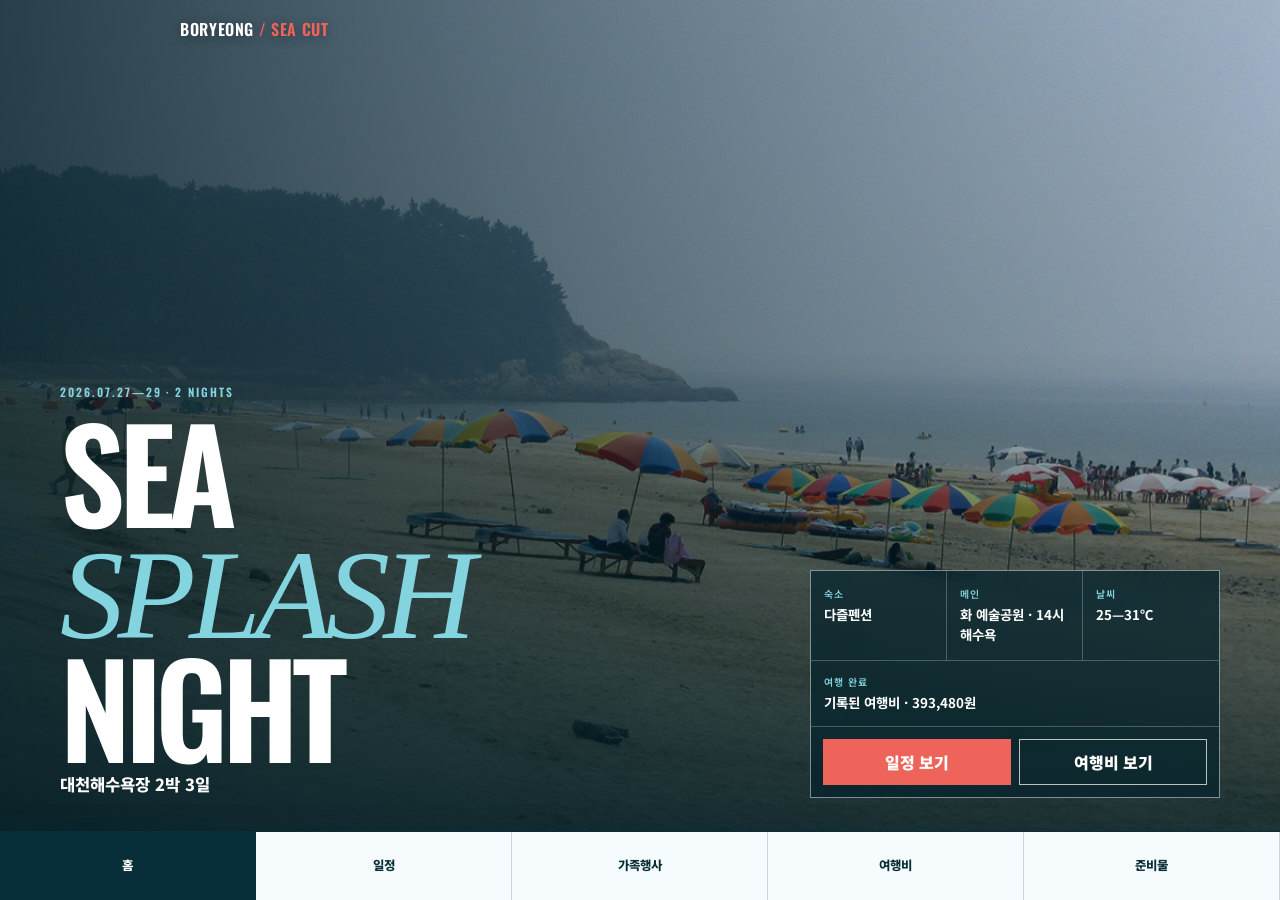
<file: index.html>
<!doctype html><html lang="ko"><head><meta charset="utf-8"><meta name="viewport" content="width=device-width,initial-scale=1,viewport-fit=cover"><meta name="theme-color" content="#073845"><meta name="description" content="대천해수욕장과 개화예술공원 2박 3일 가족여행"><title>BORYEONG SEA CUT — 대천 2박 3일</title><link rel="stylesheet" href="./styles.css"><script defer src="./app.js"></script></head><body class="home-page"><a class="skip" href="#main">본문 바로가기</a><header class="top-header"><a href="./index.html" class="brand">BORYEONG <span>/ SEA CUT</span></a></header>
<main id="main" class="home">
  <section class="home-hero">
    <div class="home-bg" role="img" aria-label="대천해수욕장"></div>
    <div class="home-shade"></div>
    <div class="home-content">
      <div class="home-title">
        <span class="kicker">2026.07.27—29 · 2 NIGHTS</span>
        <h1>SEA<br><em>SPLASH</em><br>NIGHT</h1>
        <p>대천해수욕장 2박 3일</p>
      </div>
      <div class="home-panel">
        <div class="home-facts" aria-label="여행 핵심 정보">
          <div><small>숙소</small><b>다즐펜션</b></div>
          <div><small>메인</small><b>화 예술공원 · 14시 해수욕</b></div>
          <div><small>날씨</small><b>25—31℃</b></div>
        </div>
        <div class="home-choice"><small>여행 완료</small><b>기록된 여행비 · 393,480원</b></div>
        <div class="home-actions"><a class="primary-link" href="./itinerary.html">일정 보기</a><a class="secondary-link" href="./budget.html">여행비 보기</a></div>
      </div>
    </div>
  </section>
</main>
<nav class="bottom-nav" aria-label="하단 메뉴"><a href="./index.html" aria-current="page"><span>홈</span></a><a href="./itinerary.html"><span>일정</span></a><a href="./recreation.html"><span>가족행사</span></a><a href="./budget.html"><span>여행비</span></a><a href="./packing.html"><span>준비물</span></a></nav><div class="toast" role="status" aria-live="polite"></div></body></html>
</file>
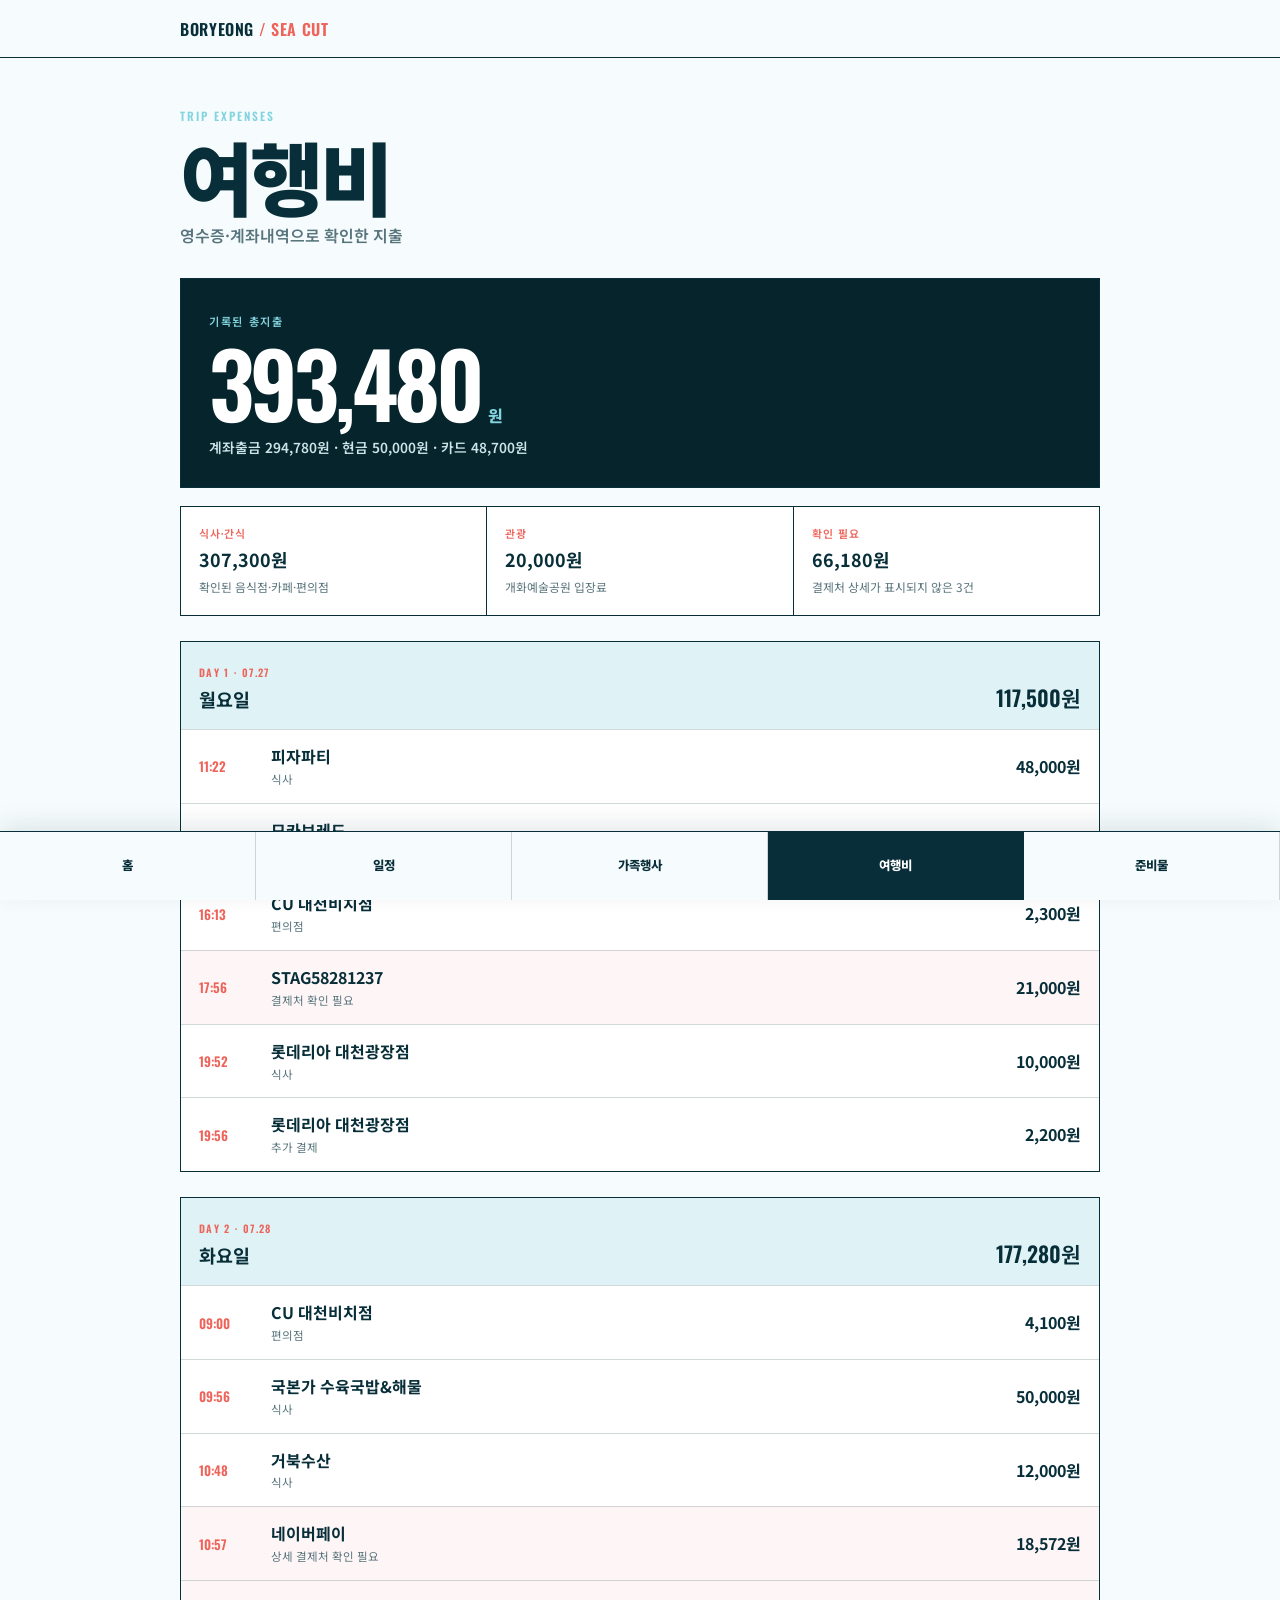
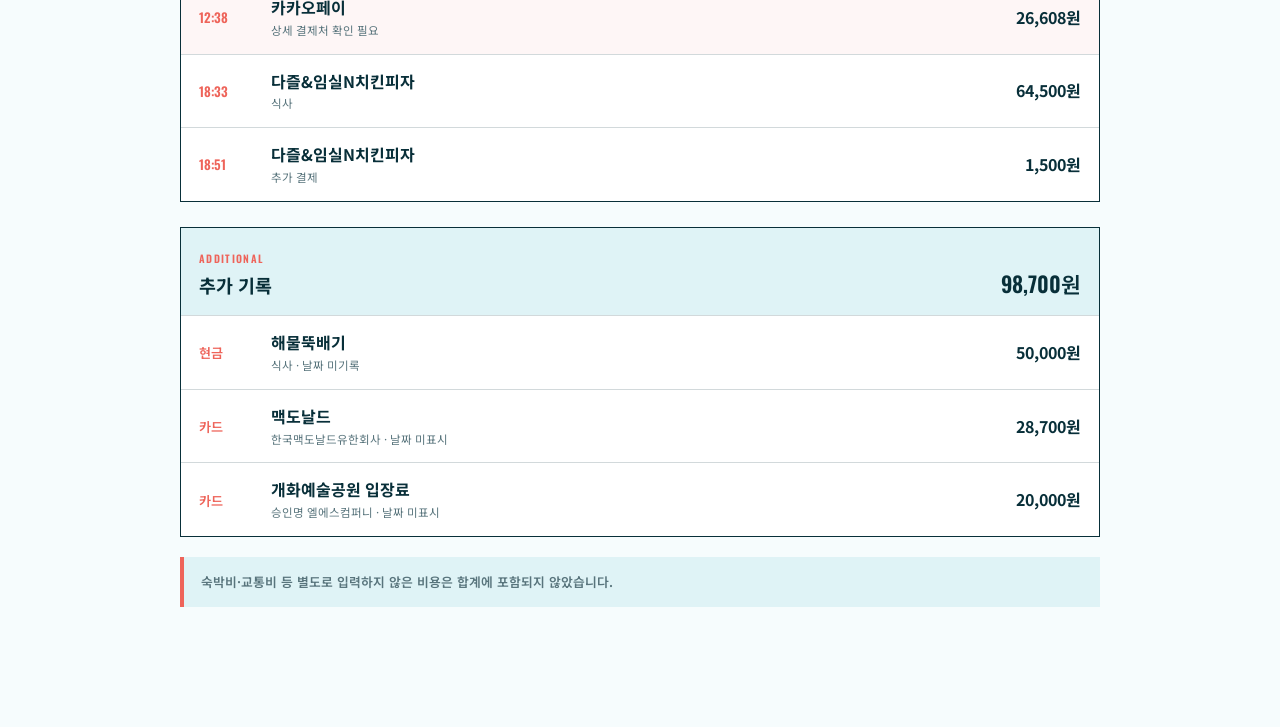
<file: budget.html>
<!doctype html><html lang="ko"><head><meta charset="utf-8"><meta name="viewport" content="width=device-width,initial-scale=1,viewport-fit=cover"><meta name="theme-color" content="#073845"><meta name="description" content="보령 2박 3일 가족여행 지출 내역"><title>여행비 — BORYEONG SEA CUT</title><link rel="stylesheet" href="./styles.css"><script defer src="./app.js"></script></head><body><a class="skip" href="#main">본문 바로가기</a><header class="top-header"><a href="./index.html" class="brand">BORYEONG <span>/ SEA CUT</span></a></header>
<main id="main" class="page shell budget-page">
  <header class="page-title"><span>TRIP EXPENSES</span><h1>여행비</h1><p>영수증·계좌내역으로 확인한 지출</p></header>

  <section class="budget-hero" aria-labelledby="budget-total-title">
    <small id="budget-total-title">기록된 총지출</small>
    <strong>393,480<em>원</em></strong>
    <p>계좌출금 294,780원 · 현금 50,000원 · 카드 48,700원</p>
  </section>

  <section class="budget-summary" aria-label="항목별 합계">
    <article><small>식사·간식</small><strong>307,300원</strong><span>확인된 음식점·카페·편의점</span></article>
    <article><small>관광</small><strong>20,000원</strong><span>개화예술공원 입장료</span></article>
    <article><small>확인 필요</small><strong>66,180원</strong><span>결제처 상세가 표시되지 않은 3건</span></article>
  </section>

  <section class="expense-section" aria-labelledby="day1-expenses">
    <div class="expense-heading"><div><small>DAY 1 · 07.27</small><h2 id="day1-expenses">월요일</h2></div><strong>117,500원</strong></div>
    <ol class="expense-list">
      <li><time>11:22</time><div><b>피자파티</b><span>식사</span></div><strong>48,000원</strong></li>
      <li><time>13:06</time><div><b>모카브레드</b><span>카페</span></div><strong>34,000원</strong></li>
      <li><time>16:13</time><div><b>CU 대천비치점</b><span>편의점</span></div><strong>2,300원</strong></li>
      <li class="needs-check"><time>17:56</time><div><b>STAG58281237</b><span>결제처 확인 필요</span></div><strong>21,000원</strong></li>
      <li><time>19:52</time><div><b>롯데리아 대천광장점</b><span>식사</span></div><strong>10,000원</strong></li>
      <li><time>19:56</time><div><b>롯데리아 대천광장점</b><span>추가 결제</span></div><strong>2,200원</strong></li>
    </ol>
  </section>

  <section class="expense-section" aria-labelledby="day2-expenses">
    <div class="expense-heading"><div><small>DAY 2 · 07.28</small><h2 id="day2-expenses">화요일</h2></div><strong>177,280원</strong></div>
    <ol class="expense-list">
      <li><time>09:00</time><div><b>CU 대천비치점</b><span>편의점</span></div><strong>4,100원</strong></li>
      <li><time>09:56</time><div><b>국본가 수육국밥&amp;해물</b><span>식사</span></div><strong>50,000원</strong></li>
      <li><time>10:48</time><div><b>거북수산</b><span>식사</span></div><strong>12,000원</strong></li>
      <li class="needs-check"><time>10:57</time><div><b>네이버페이</b><span>상세 결제처 확인 필요</span></div><strong>18,572원</strong></li>
      <li class="needs-check"><time>12:38</time><div><b>카카오페이</b><span>상세 결제처 확인 필요</span></div><strong>26,608원</strong></li>
      <li><time>18:33</time><div><b>다즐&amp;임실N치킨피자</b><span>식사</span></div><strong>64,500원</strong></li>
      <li><time>18:51</time><div><b>다즐&amp;임실N치킨피자</b><span>추가 결제</span></div><strong>1,500원</strong></li>
    </ol>
  </section>

  <section class="expense-section" aria-labelledby="extra-expenses">
    <div class="expense-heading"><div><small>ADDITIONAL</small><h2 id="extra-expenses">추가 기록</h2></div><strong>98,700원</strong></div>
    <ol class="expense-list">
      <li><time>현금</time><div><b>해물뚝배기</b><span>식사 · 날짜 미기록</span></div><strong>50,000원</strong></li>
      <li><time>카드</time><div><b>맥도날드</b><span>한국맥도날드유한회사 · 날짜 미표시</span></div><strong>28,700원</strong></li>
      <li><time>카드</time><div><b>개화예술공원 입장료</b><span>승인명 엘에스컴퍼니 · 날짜 미표시</span></div><strong>20,000원</strong></li>
    </ol>
  </section>

  <p class="budget-note">숙박비·교통비 등 별도로 입력하지 않은 비용은 합계에 포함되지 않았습니다.</p>
</main>
<nav class="bottom-nav" aria-label="하단 메뉴"><a href="./index.html"><span>홈</span></a><a href="./itinerary.html"><span>일정</span></a><a href="./recreation.html"><span>가족행사</span></a><a href="./budget.html" aria-current="page"><span>여행비</span></a><a href="./packing.html"><span>준비물</span></a></nav><div class="toast" role="status" aria-live="polite"></div></body></html>
</file>
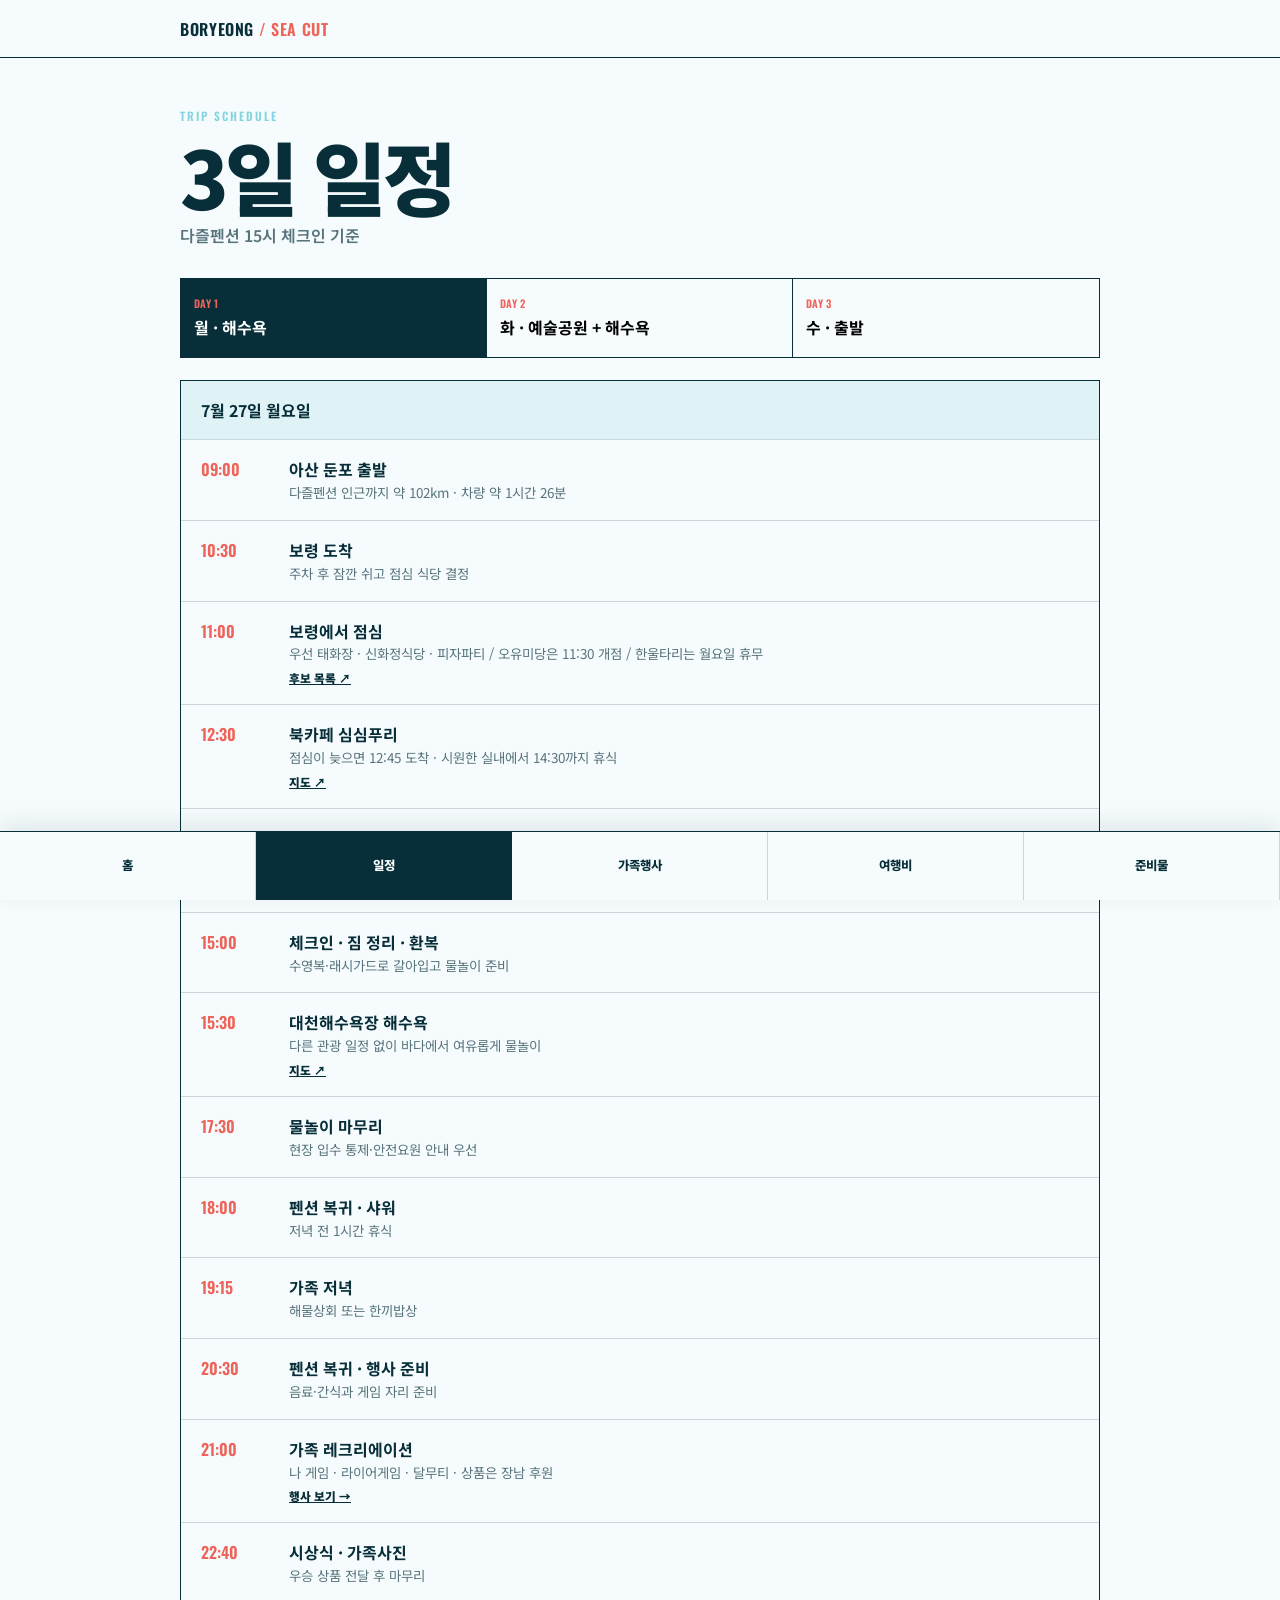
<file: itinerary.html>
<!doctype html><html lang="ko"><head><meta charset="utf-8"><meta name="viewport" content="width=device-width,initial-scale=1,viewport-fit=cover"><meta name="theme-color" content="#073845"><meta name="description" content="보령 2박 3일 핵심 일정"><title>일정 — BORYEONG SEA CUT</title><link rel="stylesheet" href="./styles.css"><script defer src="./app.js"></script></head><body><a class="skip" href="#main">본문 바로가기</a><header class="top-header"><a href="./index.html" class="brand">BORYEONG <span>/ SEA CUT</span></a></header>
<main id="main" class="page shell">
  <header class="page-title"><span>TRIP SCHEDULE</span><h1>3일 일정</h1><p>다즐펜션 15시 체크인 기준</p></header>
  <div class="day-tabs" role="tablist" aria-label="날짜 선택">
    <button class="active" type="button" role="tab" aria-selected="true" data-day-button="day1"><small>DAY 1</small><b>월 · 해수욕</b></button>
    <button type="button" role="tab" aria-selected="false" data-day-button="day2"><small>DAY 2</small><b>화 · 예술공원 + 해수욕</b></button>
    <button type="button" role="tab" aria-selected="false" data-day-button="day3"><small>DAY 3</small><b>수 · 출발</b></button>
  </div>
  <section class="schedule" data-day-panel="day1">
    <h2>7월 27일 월요일</h2>
    <ol>
      <li><time>09:00</time><div><b>아산 둔포 출발</b><span>다즐펜션 인근까지 약 102km · 차량 약 1시간 26분</span></div></li>
      <li><time>10:30</time><div><b>보령 도착</b><span>주차 후 잠깐 쉬고 점심 식당 결정</span></div></li>
      <li><time>11:00</time><div><b>보령에서 점심</b><span>우선 태화장 · 신화정식당 · 피자파티 / 오유미당은 11:30 개점 / 한울타리는 월요일 휴무</span><a href="https://naver.me/GWWaLzCG" target="_blank" rel="noopener">후보 목록 ↗</a></div></li>
      <li><time>12:30</time><div><b>북카페 심심푸리</b><span>점심이 늦으면 12:45 도착 · 시원한 실내에서 14:30까지 휴식</span><a href="https://map.naver.com/p/search/%EB%B6%81%EC%B9%B4%ED%8E%98%20%EC%8B%AC%EC%8B%AC%ED%91%B8%EB%A6%AC%20%EB%B3%B4%EB%A0%B9%EB%8F%99%EB%8C%80%EC%A0%90" target="_blank" rel="noopener">지도 ↗</a></div></li>
      <li><time>14:30</time><div><b>다즐펜션 이동</b><span>차량 약 16분 · 10km · 15시 체크인 전 도착</span><a href="https://map.naver.com/p/entry/place/1744604491" target="_blank" rel="noopener">지도 ↗</a></div></li>
      <li><time>15:00</time><div><b>체크인 · 짐 정리 · 환복</b><span>수영복·래시가드로 갈아입고 물놀이 준비</span></div></li>
      <li><time>15:30</time><div><b>대천해수욕장 해수욕</b><span>다른 관광 일정 없이 바다에서 여유롭게 물놀이</span><a href="https://map.naver.com/p/search/%EB%8C%80%EC%B2%9C%ED%95%B4%EC%88%98%EC%9A%95%EC%9E%A5" target="_blank" rel="noopener">지도 ↗</a></div></li>
      <li><time>17:30</time><div><b>물놀이 마무리</b><span>현장 입수 통제·안전요원 안내 우선</span></div></li>
      <li><time>18:00</time><div><b>펜션 복귀 · 샤워</b><span>저녁 전 1시간 휴식</span></div></li>
      <li><time>19:15</time><div><b>가족 저녁</b><span>해물상회 또는 한끼밥상</span></div></li>
      <li><time>20:30</time><div><b>펜션 복귀 · 행사 준비</b><span>음료·간식과 게임 자리 준비</span></div></li>
      <li><time>21:00</time><div><b>가족 레크리에이션</b><span>나 게임 · 라이어게임 · 달무티 · 상품은 장남 후원</span><a href="./recreation.html">행사 보기 →</a></div></li>
      <li><time>22:40</time><div><b>시상식 · 가족사진</b><span>우승 상품 전달 후 마무리</span></div></li>
    </ol>
  </section>
  <section class="schedule" data-day-panel="day2" hidden>
    <h2>7월 28일 화요일</h2>
    <ol>
      <li><time>08:00</time><div><b>기상 · 아침식사</b><span>오전은 여유롭게 준비</span></div></li>
      <li><time>10:30</time><div><b>개화예술공원 출발</b><span>워터파크 일정은 취소 · 바로 공원으로 이동</span><a href="https://map.naver.com/p/search/%EA%B0%9C%ED%99%94%EC%98%88%EC%88%A0%EA%B3%B5%EC%9B%90" target="_blank" rel="noopener">지도 ↗</a></div></li>
      <li><time>11:00</time><div><b>개화예술공원 관람</b><span>모산조형미술관·허브랜드 주변을 여유롭게 관람</span></div></li>
      <li><time>13:00</time><div><b>개화예술공원 출발</b><span>대천해수욕장으로 이동 · 주차와 환복 시간 포함</span><a href="https://map.naver.com/p/search/%EB%8C%80%EC%B2%9C%ED%95%B4%EC%88%98%EC%9A%95%EC%9E%A5" target="_blank" rel="noopener">지도 ↗</a></div></li>
      <li><time>14:00</time><div><b>대천해수욕장 해수욕</b><span>현장 입수 통제·안전요원 안내를 우선하고 중간에 충분히 휴식</span></div></li>
      <li><time>17:00</time><div><b>물놀이 마무리 · 샤워</b><span>가족 체력에 따라 종료 시간 조정</span></div></li>
      <li><time>18:00</time><div><b>다즐펜션 복귀 · 휴식</b></div></li>
      <li><time>19:00</time><div><b>가족 저녁</b></div></li>
    </ol>
  </section>
  <section class="schedule" data-day-panel="day3" hidden>
    <h2>7월 29일 수요일</h2>
    <ol>
      <li><time>07:30</time><div><b>해변 산책</b></div></li>
      <li><time>08:30</time><div><b>아침식사</b></div></li>
      <li><time>09:30</time><div><b>짐 정리</b></div></li>
      <li><time>10:30</time><div><b>체크아웃 · 출발</b><span>시간 남으면 카페</span></div></li>
    </ol>
  </section>
</main>
<nav class="bottom-nav" aria-label="하단 메뉴"><a href="./index.html"><span>홈</span></a><a href="./itinerary.html" aria-current="page"><span>일정</span></a><a href="./recreation.html"><span>가족행사</span></a><a href="./budget.html"><span>여행비</span></a><a href="./packing.html"><span>준비물</span></a></nav><div class="toast" role="status" aria-live="polite"></div></body></html>
</file>
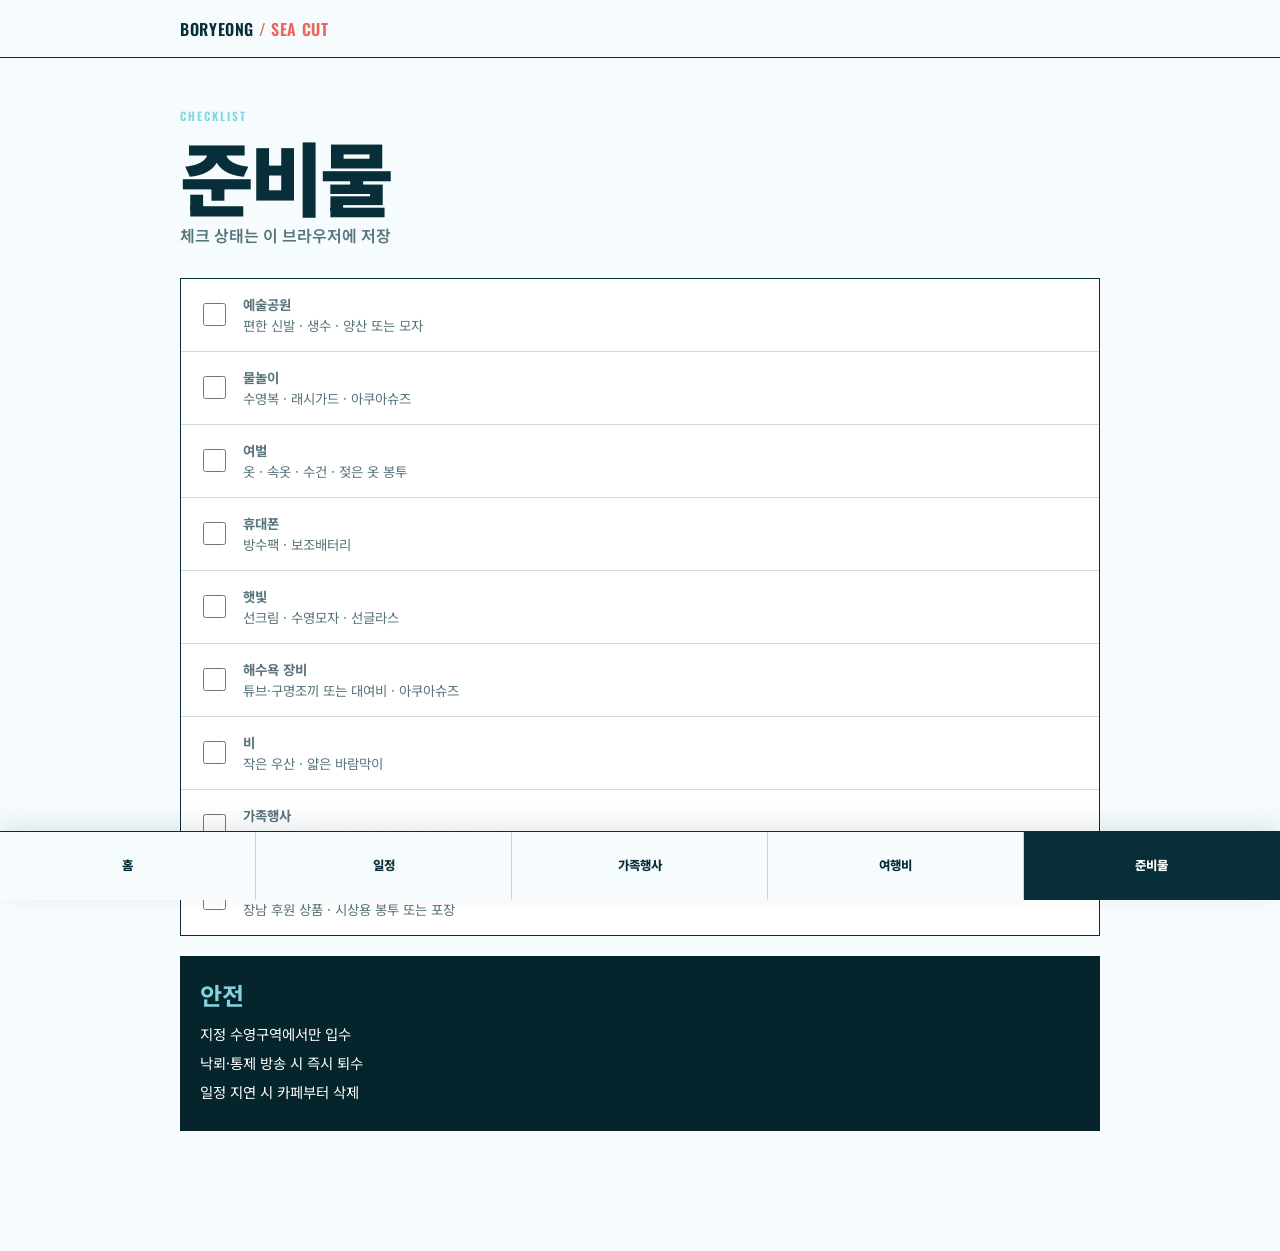
<file: packing.html>
<!doctype html><html lang="ko"><head><meta charset="utf-8"><meta name="viewport" content="width=device-width,initial-scale=1,viewport-fit=cover"><meta name="theme-color" content="#073845"><meta name="description" content="대천 여행 준비물 체크리스트"><title>준비물 — BORYEONG SEA CUT</title><link rel="stylesheet" href="./styles.css"><script defer src="./app.js"></script></head><body><a class="skip" href="#main">본문 바로가기</a><header class="top-header"><a href="./index.html" class="brand">BORYEONG <span>/ SEA CUT</span></a></header>
<main id="main" class="page shell">
  <header class="page-title"><span>CHECKLIST</span><h1>준비물</h1><p>체크 상태는 이 브라우저에 저장</p></header>
  <section class="check-card"><ul>
    <li><label><input type="checkbox" data-check="park"><span><b>예술공원</b>편한 신발 · 생수 · 양산 또는 모자</span></label></li>
    <li><label><input type="checkbox" data-check="swim"><span><b>물놀이</b>수영복 · 래시가드 · 아쿠아슈즈</span></label></li>
    <li><label><input type="checkbox" data-check="dry"><span><b>여벌</b>옷 · 속옷 · 수건 · 젖은 옷 봉투</span></label></li>
    <li><label><input type="checkbox" data-check="phone"><span><b>휴대폰</b>방수팩 · 보조배터리</span></label></li>
    <li><label><input type="checkbox" data-check="sun"><span><b>햇빛</b>선크림 · 수영모자 · 선글라스</span></label></li>
    <li><label><input type="checkbox" data-check="watergear"><span><b>해수욕 장비</b>튜브·구명조끼 또는 대여비 · 아쿠아슈즈</span></label></li>
    <li><label><input type="checkbox" data-check="rain"><span><b>비</b>작은 우산 · 얇은 바람막이</span></label></li>
    <li><label><input type="checkbox" data-check="games"><span><b>가족행사</b>달무티 카드 · 라이어게임 제시어 · 나 게임 문제</span></label></li>
    <li><label><input type="checkbox" data-check="prizes"><span><b>상품</b>장남 후원 상품 · 시상용 봉투 또는 포장</span></label></li>
  </ul></section>
  <section class="safety"><h2>안전</h2><p>지정 수영구역에서만 입수</p><p>낙뢰·통제 방송 시 즉시 퇴수</p><p>일정 지연 시 카페부터 삭제</p></section>
</main>
<nav class="bottom-nav" aria-label="하단 메뉴"><a href="./index.html"><span>홈</span></a><a href="./itinerary.html"><span>일정</span></a><a href="./recreation.html"><span>가족행사</span></a><a href="./budget.html"><span>여행비</span></a><a href="./packing.html" aria-current="page"><span>준비물</span></a></nav><div class="toast" role="status" aria-live="polite"></div></body></html>
</file>
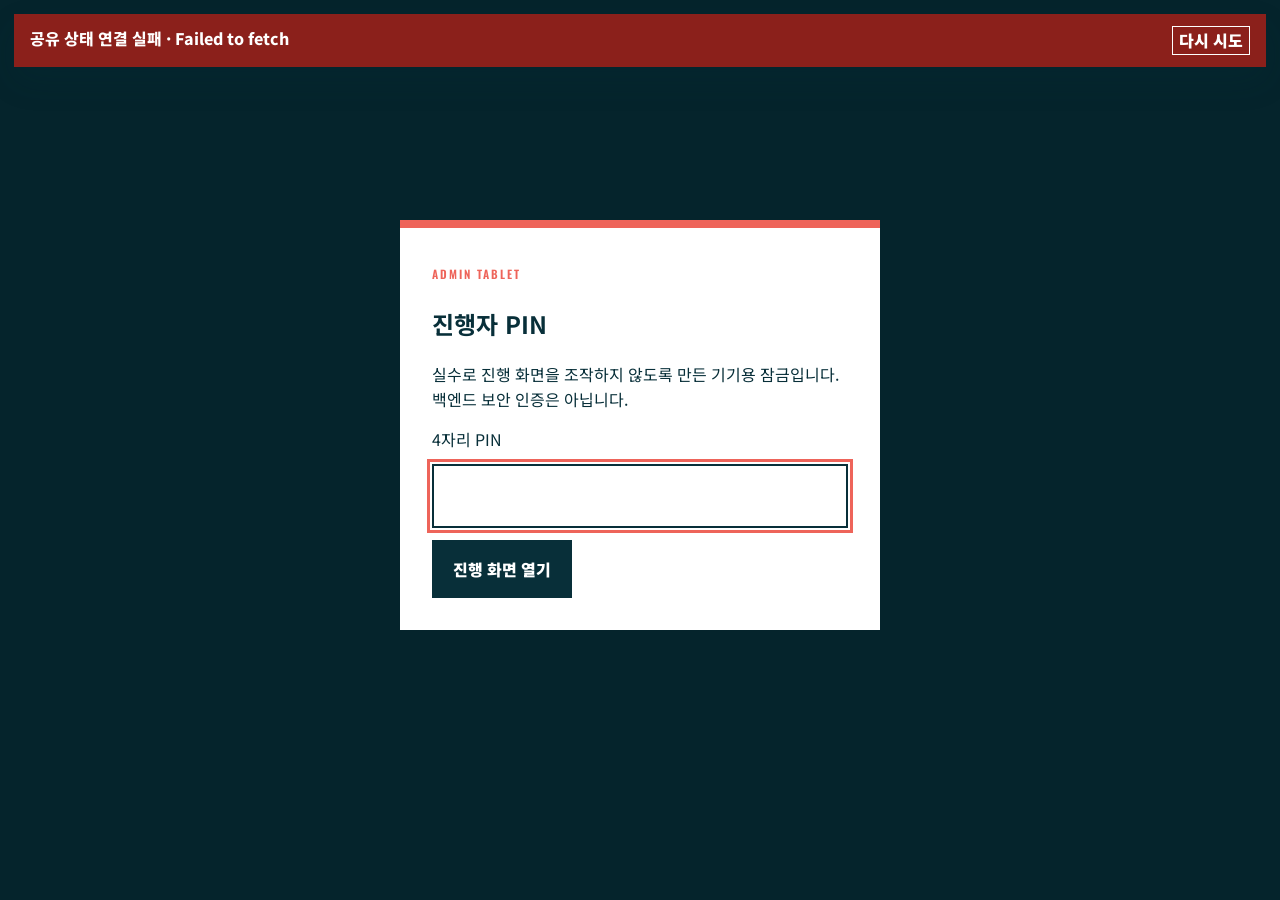
<file: recreation-admin.html>
<!doctype html>
<html lang="ko"><head><meta charset="utf-8"><meta name="viewport" content="width=device-width,initial-scale=1,viewport-fit=cover"><meta name="theme-color" content="#05242c"><meta name="description" content="가족 레크리에이션 진행자 태블릿"><title>진행자 — 가족 레크리에이션</title><link rel="stylesheet" href="./styles.css"><link rel="stylesheet" href="./family.css"></head>
<body class="family-page admin-page"><a class="skip" href="#admin-app">본문 바로가기</a><main id="admin-app" class="admin-app" aria-live="polite"><div class="family-loading"><span class="spinner"></span><b>진행자 화면을 여는 중…</b></div></main><div id="network-banner" class="network-banner" role="alert" hidden><span>공유 상태 연결에 실패했습니다.</span><button type="button" id="network-retry">다시 시도</button></div><script type="module" src="./family-admin.mjs?v=20260727-6"></script></body></html>
</file>
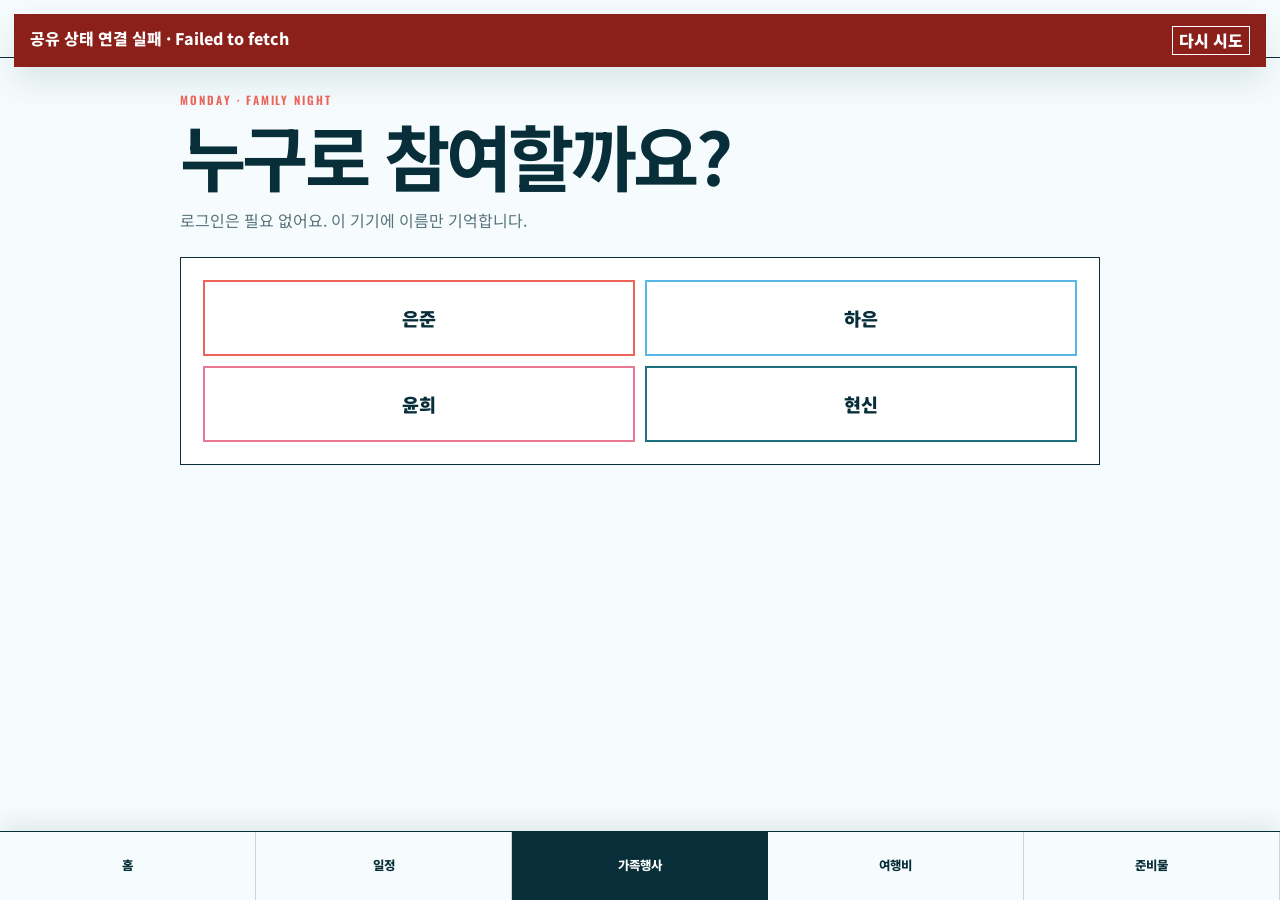
<file: tuesday.html>
<!doctype html><html lang="ko"><head><meta charset="utf-8"><meta name="viewport" content="width=device-width,initial-scale=1"><meta http-equiv="refresh" content="0; url=./recreation.html"><link rel="canonical" href="./recreation.html"><title>가족행사로 이동</title><script>location.replace('./recreation.html');</script></head><body><p><a href="./recreation.html">가족 레크리에이션 페이지로 이동</a></p></body></html>
</file>
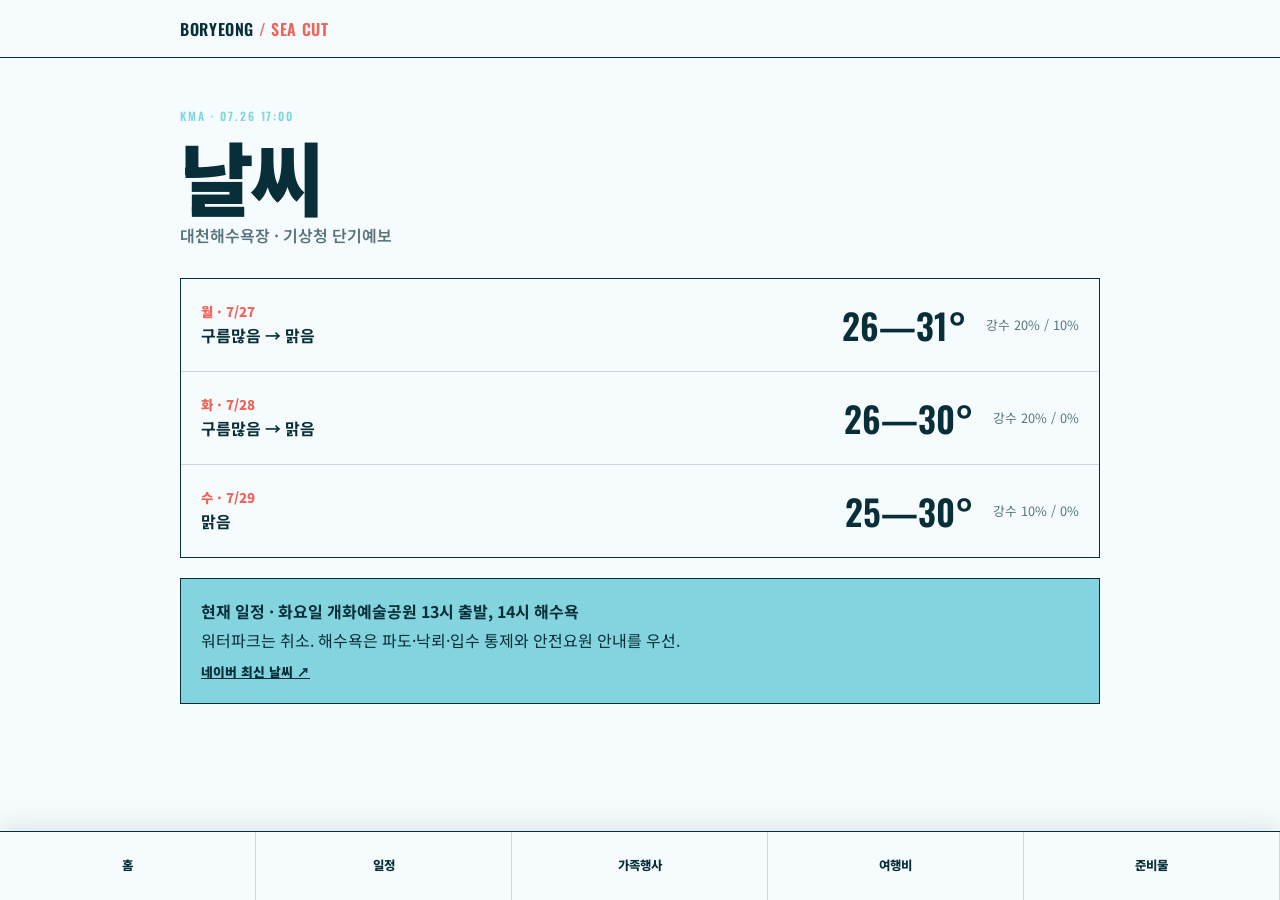
<file: weather.html>
<!doctype html><html lang="ko"><head><meta charset="utf-8"><meta name="viewport" content="width=device-width,initial-scale=1,viewport-fit=cover"><meta name="theme-color" content="#073845"><meta name="description" content="대천해수욕장 7월 27~29일 날씨"><title>날씨 — BORYEONG SEA CUT</title><link rel="stylesheet" href="./styles.css"><script defer src="./app.js"></script></head><body><a class="skip" href="#main">본문 바로가기</a><header class="top-header"><a href="./index.html" class="brand">BORYEONG <span>/ SEA CUT</span></a></header>
<main id="main" class="page shell">
  <header class="page-title"><span>KMA · 07.26 17:00</span><h1>날씨</h1><p>대천해수욕장 · 기상청 단기예보</p></header>
  <section class="weather-list">
    <article><div><small>월 · 7/27</small><b>구름많음 → 맑음</b></div><strong>26—31°</strong><span>강수 20% / 10%</span></article>
    <article><div><small>화 · 7/28</small><b>구름많음 → 맑음</b></div><strong>26—30°</strong><span>강수 20% / 0%</span></article>
    <article><div><small>수 · 7/29</small><b>맑음</b></div><strong>25—30°</strong><span>강수 10% / 0%</span></article>
  </section>
  <section class="decision"><b>현재 일정 · 화요일 개화예술공원 13시 출발, 14시 해수욕</b><p>워터파크는 취소. 해수욕은 파도·낙뢰·입수 통제와 안전요원 안내를 우선.</p><a href="https://search.naver.com/search.naver?query=%EB%8C%80%EC%B2%9C%ED%95%B4%EC%88%98%EC%9A%A5%EC%9E%A5+%EB%82%A0%EC%94%A8" target="_blank" rel="noopener">네이버 최신 날씨 ↗</a></section>
</main>
<nav class="bottom-nav" aria-label="하단 메뉴"><a href="./index.html"><span>홈</span></a><a href="./itinerary.html"><span>일정</span></a><a href="./recreation.html"><span>가족행사</span></a><a href="./budget.html"><span>여행비</span></a><a href="./packing.html"><span>준비물</span></a></nav><div class="toast" role="status" aria-live="polite"></div></body></html>
</file>
<file: styles.css>
@import url('https://fonts.googleapis.com/css2?family=Noto+Sans+KR:wght@400;500;600;700;900&family=Oswald:wght@500;600&display=swap');
:root{--ink:#082f39;--deep:#05242c;--paper:#f6fcfd;--ice:#dff3f6;--aqua:#83d4df;--coral:#ee645a;--muted:#58747c;--line:rgba(8,47,57,.18);--display:'Oswald','Noto Sans KR',sans-serif;--sans:'Noto Sans KR',sans-serif;--shadow:0 14px 34px rgba(8,55,65,.12)}
*{box-sizing:border-box}html{scroll-behavior:smooth}body{margin:0;background:var(--paper);color:var(--ink);font-family:var(--sans);font-size:16px;line-height:1.55;overflow-x:hidden;padding-bottom:calc(68px + env(safe-area-inset-bottom))}a{color:inherit}button,input{font:inherit}button,a,label{touch-action:manipulation}.shell{width:min(920px,calc(100% - 28px));margin:auto}.skip{position:fixed;z-index:9999;top:6px;left:6px;background:var(--deep);color:#fff;padding:10px;transform:translateY(-150%)}.skip:focus{transform:none}.top-header{height:58px;display:flex;align-items:center;padding:0 max(14px,calc((100% - 920px)/2));border-bottom:1px solid var(--ink);background:var(--paper)}.brand{text-decoration:none;font:600 1rem var(--display);letter-spacing:.04em}.brand span{color:var(--coral)}
.bottom-nav{position:fixed;z-index:2000;left:0;right:0;bottom:0;width:100vw;display:grid;grid-template-columns:repeat(5,minmax(0,1fr));background:var(--paper);border-top:1px solid var(--ink);padding-bottom:env(safe-area-inset-bottom);box-shadow:0 -7px 22px rgba(8,47,57,.1)}.bottom-nav a,.bottom-nav button{min-width:0;min-height:68px;display:grid;place-items:center;border:0;border-right:1px solid var(--line);background:transparent;text-decoration:none;color:var(--ink);font-size:.78rem;font-weight:800;white-space:nowrap}.bottom-nav button{border-right:0}.bottom-nav a[aria-current=page]{background:var(--ink);color:#fff}.bottom-nav a:hover,.bottom-nav button:hover{background:var(--ice)}
.home{min-height:calc(100svh - 58px - 68px);display:grid;grid-template-columns:1fr minmax(280px,410px);grid-template-rows:1fr auto}.home-hero{position:relative;min-height:620px;grid-row:1/3;overflow:hidden;background:var(--deep);color:#fff}.home-bg,.home-shade{position:absolute;inset:0}.home-bg{background:url('./assets/hero.jpg') center/cover}.home-shade{background:linear-gradient(90deg,rgba(3,35,43,.84),rgba(3,40,48,.22)),linear-gradient(0deg,rgba(3,28,35,.55),transparent 55%)}.home-content{position:absolute;z-index:1;left:max(24px,calc((100vw - 1160px)/2));bottom:54px;max-width:600px}.kicker,.page-title>span{font:600 .72rem var(--display);letter-spacing:.17em;color:var(--aqua)}.home h1{font:600 clamp(5rem,12vw,10rem)/.86 var(--display);letter-spacing:-.05em;margin:15px 0}.home h1 em{font-family:Georgia,serif;font-weight:400;color:var(--aqua)}.home-content>p{font-size:1.16rem;font-weight:800}.primary-link{display:inline-flex;align-items:center;min-height:48px;padding:0 18px;background:var(--coral);color:#fff;text-decoration:none;font-weight:900}.home-facts{display:grid;align-self:end}.home-facts div,.home-choice{padding:20px 24px;border-bottom:1px solid var(--ink)}.home-facts small,.home-facts b,.home-choice small,.home-choice b{display:block}.home-facts small,.home-choice small{font:600 .66rem var(--display);letter-spacing:.14em;color:var(--coral)}.home-facts b,.home-choice b{margin-top:4px}.home-choice{background:var(--aqua)}.home-choice a{display:inline-block;margin-top:12px;font-size:.8rem;font-weight:900}
.page{padding-top:44px;padding-bottom:52px}.page-title{margin-bottom:30px}.page-title h1{font-size:clamp(2.7rem,8vw,5rem);line-height:1;margin:8px 0;font-weight:900;letter-spacing:-.05em}.page-title p{margin:0;color:var(--muted);font-weight:600}.day-tabs{display:grid;grid-template-columns:repeat(3,1fr);border:1px solid var(--ink);margin-bottom:22px}.day-tabs button{min-height:78px;border:0;border-right:1px solid var(--ink);background:transparent;text-align:left;padding:13px;cursor:pointer}.day-tabs button:last-child{border-right:0}.day-tabs small,.day-tabs b{display:block}.day-tabs small{font:600 .66rem var(--display);color:var(--coral)}.day-tabs b{margin-top:4px}.day-tabs button.active{background:var(--ink);color:#fff}.schedule{border:1px solid var(--ink)}.schedule h2{margin:0;padding:17px 20px;background:var(--ice);font-size:1rem}.schedule ol{list-style:none;margin:0;padding:0}.schedule li{display:grid;grid-template-columns:72px 1fr;gap:16px;padding:17px 20px;border-top:1px solid var(--line)}.schedule time,.plan-cards time{font:600 1rem var(--display);color:var(--coral)}.schedule b,.schedule span,.schedule a{display:block}.schedule span{font-size:.84rem;color:var(--muted)}.schedule a{width:max-content;margin-top:5px;font-size:.73rem;font-weight:900}
.plan-cards{display:grid;grid-template-columns:1fr 1fr;border-left:1px solid var(--ink);border-top:1px solid var(--ink)}.plan-cards article{display:flex;flex-direction:column;border-right:1px solid var(--ink);border-bottom:1px solid var(--ink);background:#fff}.plan-cards article.selected{box-shadow:inset 0 0 0 4px var(--coral)}.plan-cover{padding:25px;color:#fff}.plan-cover.sea{background:linear-gradient(140deg,#50bdcb,#0a6171)}.plan-cover.indoor{background:linear-gradient(140deg,#315963,#071f26)}.plan-cover small{font:600 .68rem var(--display);letter-spacing:.14em}.plan-cover h2{font:600 3.8rem/1 var(--display);margin:10px 0}.plan-cover p{margin:0;font-weight:700}.plan-cards ol{list-style:none;margin:0;padding:0}.plan-cards li{display:grid;grid-template-columns:68px 1fr;gap:12px;padding:14px 18px;border-bottom:1px solid var(--line)}.plan-rule{margin-top:auto;padding:15px 18px;background:var(--ice);font-size:.8rem;font-weight:800}.plan-cards button{min-height:50px;margin:15px 18px;border:0;background:var(--ink);color:#fff;font-weight:900;cursor:pointer}.plan-cards button:hover{background:var(--coral)}.selected-box{margin-top:18px;padding:18px;background:var(--aqua);border:1px solid var(--ink)}.selected-box small,.selected-box b{display:block}.selected-box small{font-size:.7rem}.selected-box b{margin-top:3px}
.weather-list{border:1px solid var(--ink)}.weather-list article{display:grid;grid-template-columns:1fr auto auto;gap:20px;align-items:center;padding:20px;border-bottom:1px solid var(--line)}.weather-list article:last-child{border-bottom:0}.weather-list small,.weather-list b{display:block}.weather-list small{color:var(--coral);font-weight:900}.weather-list strong{font:600 2.2rem var(--display)}.weather-list span{font-size:.8rem;color:var(--muted)}.decision{margin-top:20px;padding:20px;background:var(--aqua);border:1px solid var(--ink)}.decision p{margin:5px 0}.decision a{font-size:.8rem;font-weight:900}
.check-card{border:1px solid var(--ink);background:#fff}.check-card ul{list-style:none;margin:0;padding:0}.check-card li{border-bottom:1px solid var(--line)}.check-card li:last-child{border-bottom:0}.check-card label{min-height:72px;display:flex;align-items:center;gap:14px;padding:12px 18px;cursor:pointer}.check-card input{width:23px;height:23px;accent-color:var(--coral);flex:none}.check-card span b{display:block}.check-card span{font-size:.84rem;color:var(--muted)}.safety{margin-top:20px;padding:20px;background:var(--deep);color:#fff}.safety h2{margin:0 0 10px;color:var(--aqua)}.safety p{margin:7px 0;font-size:.9rem}.toast{position:fixed;z-index:3000;left:50%;bottom:calc(82px + env(safe-area-inset-bottom));transform:translate(-50%,150%);width:max-content;max-width:calc(100% - 28px);padding:11px 16px;background:var(--deep);color:#fff;box-shadow:var(--shadow);opacity:0;visibility:hidden;pointer-events:none;transition:.2s}.toast.show{transform:translate(-50%,0);opacity:1;visibility:visible}
.budget-page{max-width:920px}.budget-hero{padding:28px;background:var(--deep);color:#fff;border:1px solid var(--ink)}.budget-hero small{font:600 .7rem var(--display);letter-spacing:.15em;color:var(--aqua)}.budget-hero strong{display:block;margin:6px 0;font:600 clamp(3rem,9vw,5.6rem)/1 var(--display);letter-spacing:-.04em}.budget-hero strong em{margin-left:6px;font:800 1rem var(--sans);font-style:normal;color:var(--aqua)}.budget-hero p{margin:10px 0 0;color:#cce4e8;font-size:.86rem;font-weight:600}.budget-summary{display:grid;grid-template-columns:repeat(3,1fr);border-left:1px solid var(--ink);margin-top:18px}.budget-summary article{padding:18px;background:#fff;border-right:1px solid var(--ink);border-top:1px solid var(--ink);border-bottom:1px solid var(--ink)}.budget-summary small,.budget-summary strong,.budget-summary span{display:block}.budget-summary small{font:600 .68rem var(--display);letter-spacing:.1em;color:var(--coral)}.budget-summary strong{margin:5px 0;font-size:1.12rem}.budget-summary span{font-size:.74rem;color:var(--muted)}.expense-section{margin-top:25px;border:1px solid var(--ink);background:#fff}.expense-heading{display:flex;justify-content:space-between;align-items:end;gap:18px;padding:16px 18px;background:var(--ice)}.expense-heading small{font:600 .65rem var(--display);letter-spacing:.13em;color:var(--coral)}.expense-heading h2{margin:2px 0 0;font-size:1.15rem}.expense-heading>strong{font:600 1.35rem var(--display)}.expense-list{list-style:none;margin:0;padding:0}.expense-list li{display:grid;grid-template-columns:58px minmax(0,1fr) auto;gap:14px;align-items:center;padding:14px 18px;border-top:1px solid var(--line)}.expense-list time{font:600 .82rem var(--display);color:var(--coral)}.expense-list b,.expense-list span{display:block}.expense-list b{overflow-wrap:anywhere}.expense-list span{margin-top:2px;font-size:.72rem;color:var(--muted)}.expense-list li>strong{text-align:right;white-space:nowrap}.expense-list .needs-check{background:rgba(238,100,90,.055)}.budget-note{margin:20px 0 0;padding:15px 17px;border-left:4px solid var(--coral);background:var(--ice);font-size:.8rem;color:var(--muted);font-weight:600}
@media(max-width:760px){body{font-size:15px}.top-header{height:54px}.bottom-nav a,.bottom-nav button{min-height:62px;font-size:.68rem}.home{min-height:calc(100svh - 54px - 62px);display:block}.home-hero{min-height:calc(100svh - 54px - 62px)}.home-content{left:18px;right:18px;bottom:34px}.home h1{font-size:clamp(4.8rem,24vw,7rem)}.home-content>p{font-size:1.02rem}.home-facts{grid-template-columns:1fr 1fr}.home-facts div{padding:15px}.home-facts div:last-child{grid-column:1/-1}.home-choice{padding:16px}.page{padding-top:30px}.page-title{margin-bottom:22px}.page-title h1{font-size:2.6rem}.day-tabs button{min-height:72px;padding:10px}.day-tabs b{font-size:.86rem}.schedule li{grid-template-columns:60px 1fr;padding:15px 14px}.plan-cards{grid-template-columns:1fr}.plan-cover{padding:22px}.plan-cover h2{font-size:3.2rem}.weather-list article{grid-template-columns:1fr auto;gap:10px;padding:17px 15px}.weather-list strong{font-size:1.9rem}.weather-list span{grid-column:1/-1}.check-card label{min-height:68px;padding:11px 15px}.budget-hero{padding:22px 18px}.budget-hero strong{font-size:3.2rem}.budget-summary{grid-template-columns:1fr}.budget-summary article{border-bottom:0}.budget-summary article:last-child{border-bottom:1px solid var(--ink)}.expense-heading{padding:14px}.expense-list li{grid-template-columns:48px minmax(0,1fr) auto;gap:9px;padding:13px 12px}.expense-list b{font-size:.86rem}.expense-list li>strong{font-size:.84rem}}
@media(max-width:340px){.bottom-nav a,.bottom-nav button{font-size:.6rem}.day-tabs small{font-size:.57rem}.day-tabs b{font-size:.76rem}.schedule li{grid-template-columns:53px 1fr}}
@media(prefers-reduced-motion:reduce){*,*:before,*:after{scroll-behavior:auto!important;transition:none!important}}:focus-visible{outline:3px solid var(--coral);outline-offset:2px}

/* Compact home: every item stays inside the beach photo */
.home-page{padding-bottom:calc(68px + env(safe-area-inset-bottom));background:var(--deep)}
.home-page .top-header{position:absolute;z-index:20;left:0;right:0;top:0;background:transparent;border:0}
.home-page .brand{color:#fff;text-shadow:0 2px 12px rgba(0,0,0,.35)}
.home-page .home{display:block;min-height:calc(100svh - 68px)}
.home-page .home-hero{min-height:calc(100svh - 68px);grid-row:auto}
.home-page .home-shade{background:linear-gradient(90deg,rgba(3,31,39,.82),rgba(3,39,47,.24)),linear-gradient(0deg,rgba(3,27,34,.8),transparent 58%)}
.home-page .home-content{left:max(24px,calc((100vw - 1160px)/2));right:max(24px,calc((100vw - 1160px)/2));bottom:34px;max-width:none;display:grid;grid-template-columns:minmax(360px,1fr) minmax(320px,410px);align-items:end;gap:44px}
.home-page .home-title p{margin:8px 0 0;font-size:1.04rem;font-weight:800}
.home-page .home h1{font-size:clamp(5rem,10vw,8.5rem);margin:12px 0}
.home-panel{border:1px solid rgba(255,255,255,.48);background:rgba(3,35,43,.7);backdrop-filter:blur(10px);color:#fff}
.home-panel .home-facts{display:grid;grid-template-columns:repeat(3,1fr)}
.home-panel .home-facts div{padding:15px 13px;border-right:1px solid rgba(255,255,255,.24);border-bottom:1px solid rgba(255,255,255,.24)}
.home-panel .home-facts div:last-child{border-right:0}
.home-panel small{display:block;font:600 .62rem var(--display);letter-spacing:.12em;color:var(--aqua)}
.home-panel b{display:block;margin-top:3px;font-size:.84rem}
.home-panel .home-choice{padding:13px;background:transparent;border-bottom:1px solid rgba(255,255,255,.24)}
.home-actions{display:grid;grid-template-columns:1fr 1fr;gap:8px;padding:12px}
.home-actions a{min-height:46px;display:grid;place-items:center;text-decoration:none;font-weight:900}
.home-actions .primary-link{padding:0;background:var(--coral)}
.secondary-link{border:1px solid rgba(255,255,255,.72);color:#fff}
@media(max-width:760px){.home-page{padding-bottom:calc(62px + env(safe-area-inset-bottom))}.home-page .top-header{height:54px}.home-page .home,.home-page .home-hero{min-height:calc(100svh - 62px)}.home-page .home-bg{background-position:56% center}.home-page .home-shade{background:linear-gradient(90deg,rgba(3,31,39,.76),rgba(3,39,47,.38)),linear-gradient(0deg,rgba(3,27,34,.9),rgba(3,27,34,.08) 70%)}.home-page .home-content{left:16px;right:16px;bottom:22px;display:block}.home-page .home h1{font-size:clamp(4rem,20vw,5.8rem);margin:8px 0;line-height:.82}.home-page .home-title p{margin:5px 0 14px;font-size:.92rem}.home-panel{backdrop-filter:blur(7px)}.home-panel .home-facts div{padding:11px 9px}.home-panel b{font-size:.76rem}.home-panel .home-choice{padding:10px}.home-actions{padding:9px}.home-actions a{min-height:43px;font-size:.84rem}}
@media(max-width:340px){.home-page .home-content{left:12px;right:12px;bottom:14px}.home-page .home h1{font-size:3.8rem}.home-panel .home-facts div{padding:9px 6px}.home-panel b{font-size:.69rem}.home-actions a{min-height:40px}}
</file>
<file: family.css>
@import url('https://fonts.googleapis.com/css2?family=Noto+Sans+KR:wght@400;500;600;700;900&family=Oswald:wght@500;600&display=swap');
:root{--ej:#ee645a;--he:#56b8e6;--yh:#e97995;--hs:#1d7180}.family-page{background:#f6fcfd}.family-app{padding:28px 0 50px;min-height:calc(100svh - 126px)}.family-loading{min-height:60vh;display:grid;place-content:center;justify-items:center;gap:14px}.spinner{width:32px;height:32px;border:4px solid var(--ice);border-top-color:var(--coral);border-radius:50%;animation:spin .8s linear infinite}@keyframes spin{to{transform:rotate(360deg)}}
.family-hero{margin-bottom:24px}.eyebrow{font:600 .72rem var(--display);letter-spacing:.17em;color:var(--coral)}.family-hero h1{font-size:clamp(2.4rem,8vw,4.5rem);line-height:1.05;letter-spacing:-.05em;margin:6px 0}.family-hero p,.muted{color:var(--muted)}.panel{border:1px solid var(--ink);background:#fff;padding:22px;margin-bottom:16px}.panel h2,.panel h3{margin:0 0 12px}.name-grid{display:grid;grid-template-columns:1fr 1fr;gap:10px}.name-card{min-height:76px;border:2px solid var(--person);background:#fff;color:var(--ink);font-weight:900;font-size:1.15rem;cursor:pointer}.name-card:hover,.name-card:focus-visible{background:var(--person);color:#fff}.who-bar{display:flex;align-items:center;justify-content:space-between;gap:12px;margin-bottom:18px}.person-chip{display:inline-flex;align-items:center;gap:8px;font-weight:900}.person-chip:before{content:'';width:12px;height:12px;border-radius:50%;background:var(--person)}.text-button{border:0;background:transparent;text-decoration:underline;font-weight:800;cursor:pointer}.question-count{font:600 1rem var(--display);color:var(--coral)}.question-title{font-size:clamp(1.55rem,6vw,2.4rem);line-height:1.25;letter-spacing:-.03em;min-height:2.5em}.answer-input{width:100%;min-height:64px;border:2px solid var(--ink);border-radius:0;padding:14px;font-size:1.05rem}.char-count{text-align:right;font-size:.75rem;color:var(--muted);margin:4px 0 14px}.actions{display:flex;flex-wrap:wrap;gap:10px}.btn{min-height:58px;border:1px solid var(--ink);padding:0 20px;background:#fff;color:var(--ink);font-weight:900;cursor:pointer}.btn.primary{background:var(--ink);color:#fff}.btn.coral{background:var(--coral);color:#fff;border-color:var(--coral)}.btn:disabled{opacity:.38;cursor:not-allowed}.btn.danger{color:#a52b25;border-color:#a52b25}.actions .btn{flex:1}.status-grid,.score-grid{display:grid;grid-template-columns:repeat(2,1fr);gap:8px}.status-card,.score-card{padding:14px;border:1px solid var(--line);background:#fff}.status-card b,.score-card b{display:block}.status-card span{font-size:.8rem;color:var(--muted)}.status-card.ready{border-left:6px solid var(--person)}.score-card strong{font:600 2rem var(--display)}details.panel summary{cursor:pointer;font-weight:900}.game-list{padding-left:20px}.game-list li{margin:8px 0}.network-banner{position:fixed;z-index:9999;left:14px;right:14px;top:14px;background:#8b201b;color:#fff;padding:12px 16px;box-shadow:var(--shadow);font-weight:800}.network-banner button{float:right;border:1px solid #fff;background:transparent;color:#fff;font-weight:900}
.live .family-general{display:none}.participant-page.live{padding-bottom:0;background:var(--deep)}.participant-page.live .family-app{width:100%;padding:0;min-height:100svh}.live-shell{min-height:100svh;background:var(--deep);color:#fff;padding:calc(20px + env(safe-area-inset-top)) 18px calc(22px + env(safe-area-inset-bottom));display:flex;flex-direction:column}.live-top{display:flex;justify-content:space-between;align-items:center;gap:12px;margin-bottom:20px}.live-top .eyebrow{color:var(--aqua)}.live-center{flex:1;display:flex;flex-direction:column;justify-content:center;max-width:620px;width:100%;margin:auto}.live-question{font-size:clamp(1.8rem,8vw,3rem);line-height:1.25;margin:10px 0 20px}.choice-list{display:grid;gap:9px}.choice{min-height:64px;border:1px solid rgba(255,255,255,.65);background:rgba(255,255,255,.07);color:#fff;padding:10px 14px;text-align:left;font-weight:800;cursor:pointer;display:flex;align-items:center;gap:12px}.choice i{font:600 1.2rem var(--display);color:var(--aqua);font-style:normal}.choice.selected{background:var(--aqua);color:var(--deep);border-color:var(--aqua)}.choice.correct{background:#2eaa72;border-color:#2eaa72}.choice.wrong{background:#8f3430}.waiting{text-align:center}.waiting .big-icon{font-size:4rem}.offline-note{padding:10px;background:#71322e;color:#fff;margin:10px 0}.reveal-names{display:block;margin-left:auto;font-size:.7rem;font-weight:600}.immersive-score{display:grid;gap:10px}.immersive-score .score-card{background:rgba(255,255,255,.08);border-color:rgba(255,255,255,.3)}
.admin-page{padding:0;background:var(--deep);color:#fff;min-height:100svh}.admin-app{min-height:100svh;padding:20px max(24px,calc((100vw - 1280px)/2))}.pin-screen{min-height:90svh;display:grid;place-content:center;width:min(480px,100%);margin:auto}.pin-box{background:#fff;color:var(--ink);padding:32px;border-top:8px solid var(--coral)}.pin-box input{width:100%;height:64px;border:2px solid var(--ink);padding:10px;text-align:center;font:600 2rem var(--display);letter-spacing:.4em;margin:12px 0}.admin-header{display:flex;align-items:center;justify-content:space-between;gap:15px;border-bottom:1px solid rgba(255,255,255,.25);padding-bottom:12px}.admin-header h1{font:600 1.4rem var(--display);margin:0}.admin-tools{display:flex;gap:8px}.admin-tools button{min-height:44px;background:transparent;color:#fff;border:1px solid #fff;padding:0 12px;font-weight:800}.admin-layout{display:grid;grid-template-columns:minmax(0,1fr) 270px;gap:20px;padding-top:20px}.stage{min-height:calc(100svh - 110px);display:flex;flex-direction:column;background:#f6fcfd;color:var(--ink);padding:clamp(24px,4vw,56px)}.stage-body{flex:1;display:flex;flex-direction:column;justify-content:center}.stage h2{font-size:clamp(2.2rem,5vw,5rem);line-height:1.05;margin:8px 0 20px;letter-spacing:-.05em}.stage .question-title{font-size:clamp(2rem,4vw,4rem)}.admin-side{display:flex;flex-direction:column;gap:12px}.admin-side .panel{color:var(--ink);padding:15px;margin:0}.online-list{display:grid;gap:7px}.online-row{display:flex;justify-content:space-between;border-left:5px solid var(--person);padding:5px 8px;background:var(--ice)}.online-row.offline{opacity:.45}.admin-controls{margin-top:auto;display:grid;grid-template-columns:1fr 1fr;gap:8px}.admin-controls .btn{min-height:64px;padding:0 10px}.admin-controls .wide{grid-column:1/-1}.rules-slide{font-size:1.3rem}.rules-slide strong{display:block;font-size:clamp(3rem,8vw,7rem);font-family:var(--display);color:var(--coral)}.admin-choice{border:2px solid var(--ink);padding:14px;margin:6px 0;font-size:1.15rem;font-weight:900}.admin-choice.correct{border-color:#238a5d;background:#d8f5e7}.admin-choice .picked{float:right;color:var(--coral)}.result-bars{display:grid;gap:12px}.result-row{display:grid;grid-template-columns:100px 1fr 40px;gap:10px;align-items:center;font-weight:900}.bar{height:24px;background:var(--ice)}.bar span{display:block;height:100%;background:var(--person)}.card-scene{perspective:1000px;width:min(700px,100%);margin:auto}.talk-card{position:relative;min-height:340px;transform-style:preserve-3d;transition:transform .6s;cursor:pointer}.talk-card.flipped{transform:rotateY(180deg)}.card-face{position:absolute;inset:0;backface-visibility:hidden;display:grid;place-content:center;text-align:center;padding:40px;border:2px solid var(--ink);background:var(--aqua)}.card-face.back{transform:rotateY(180deg);background:#fff}.card-face p{font-size:clamp(1.6rem,3vw,3rem);font-weight:900}.timer{font:600 clamp(3rem,8vw,7rem) var(--display);text-align:center;color:var(--coral)}.podium{display:flex;align-items:flex-end;justify-content:center;gap:12px;min-height:340px}.podium-group{width:30%;background:var(--aqua);padding:20px 10px;text-align:center;border:2px solid var(--ink)}.podium-group:nth-child(1){min-height:280px}.podium-group:nth-child(2){min-height:220px}.podium-group:nth-child(3){min-height:170px}.podium-group strong{font:600 3rem var(--display)}.confetti{position:fixed;inset:0;pointer-events:none;overflow:hidden}.confetti i{position:absolute;top:-20px;width:10px;height:18px;animation:fall 3s linear infinite}@keyframes fall{to{transform:translateY(110vh) rotate(720deg)}}
@media(max-width:800px){.admin-layout{grid-template-columns:1fr}.admin-side{display:grid;grid-template-columns:1fr 1fr}.admin-controls{grid-column:1/-1}.admin-page:after{content:'진행자 화면은 태블릿을 가로로 돌리면 더 편합니다.';position:fixed;bottom:5px;right:8px;font-size:.65rem;color:rgba(255,255,255,.5)}}@media(max-width:520px){.family-app{padding-top:20px}.panel{padding:17px}.status-grid,.score-grid{grid-template-columns:1fr 1fr}.question-title{min-height:3.75em}.btn{padding:0 12px}.live-question{font-size:1.65rem}}@media(prefers-reduced-motion:reduce){.spinner{animation:none}.talk-card{transition:none}.confetti{display:none}}
</file>
